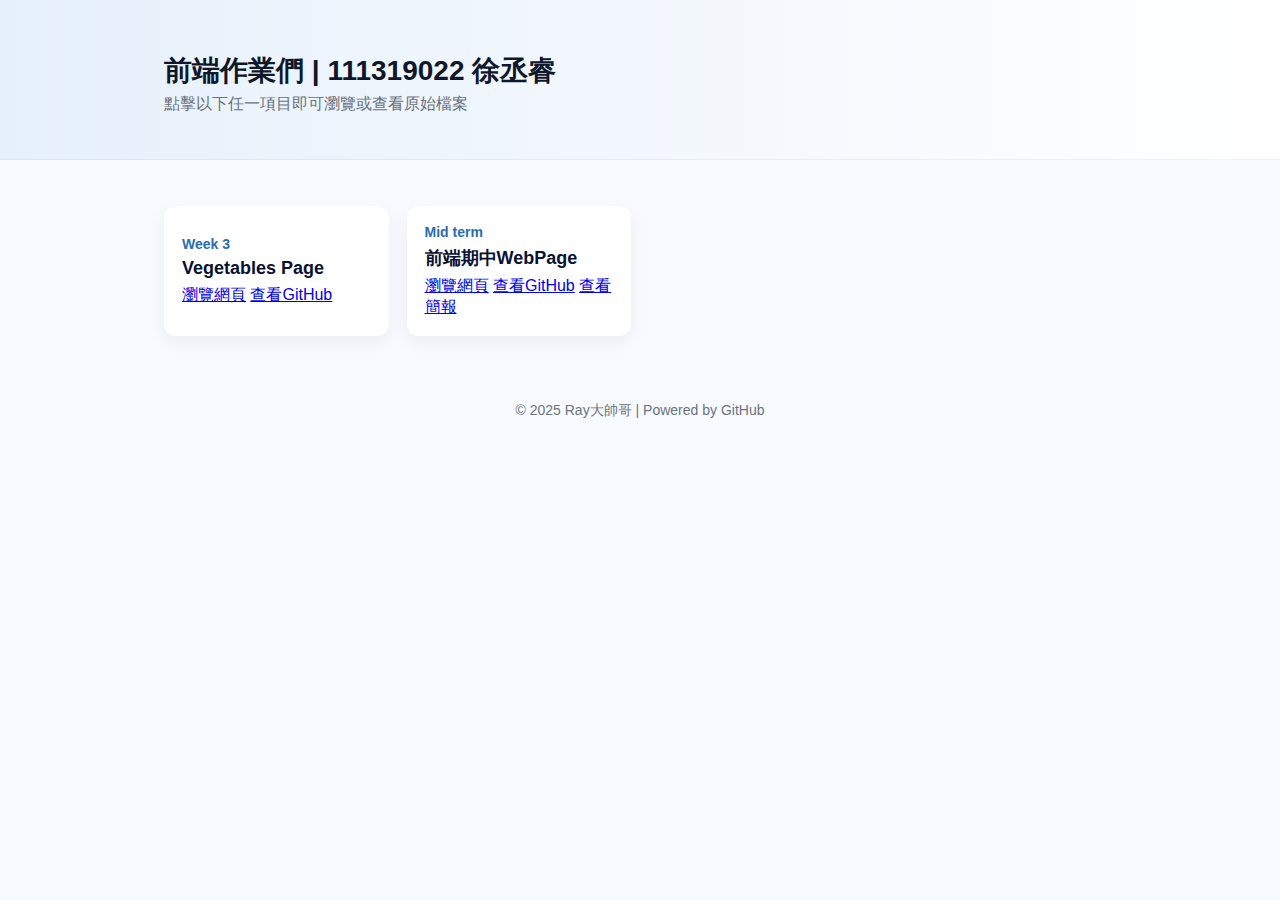
<file: index.html>
<!DOCTYPE html>
<html lang="zh-Hant">
<head>
  <meta charset="utf-8">
  <meta name="viewport" content="width=device-width, initial-scale=1">
  <title>前端作業們 | 111319022 徐丞睿</title>
  <link rel="stylesheet" href="style.css">
</head>
<body>
  <header class="site-header">
    <div class="container">
      <h1>前端作業們 | 111319022 徐丞睿</h1>
      <p class="subtitle">點擊以下任一項目即可瀏覽或查看原始檔案</p>
    </div>
  </header>

  <main class="container">
    <section class="grid">
      <div class="week-card">
        <div class="week-number">Week 3</div>
        <div class="week-title">Vegetables Page</div>
        <div class="buttons">
          <a class="btn view" href="前端Week3作業-vegetable/index.html" target="_blank" rel="noopener">瀏覽網頁</a>
          <a class="btn code" href="https://github.com/111319022/f2e/tree/main/%E5%89%8D%E7%AB%AFWeek3%E4%BD%9C%E6%A5%AD-vegetable" target="_blank" rel="noopener">查看GitHub</a>
        </div>
      </div>

      <div class="week-card">
        <div class="week-number">Mid term</div>
        <div class="week-title">前端期中WebPage</div>
        <div class="buttons">
          <a class="btn view" href="前端期中WebPage/index.html" target="_blank" rel="noopener">瀏覽網頁</a>
          <a class="btn code" href="https://github.com/111319022/f2e/tree/main/%E5%89%8D%E7%AB%AF%E6%9C%9F%E4%B8%ADWebPage" target="_blank" rel="noopener">查看GitHub</a>
          <a class="btn ppt" href="######" target="_blank" rel="noopener">查看簡報</a>
          </div>
      </div>
      
    </section>
  </main>

  <footer class="site-footer">
    <div class="container">© 2025 Ray大帥哥 | Powered by GitHub </div>
  </footer>
</body>
</html>
</file>
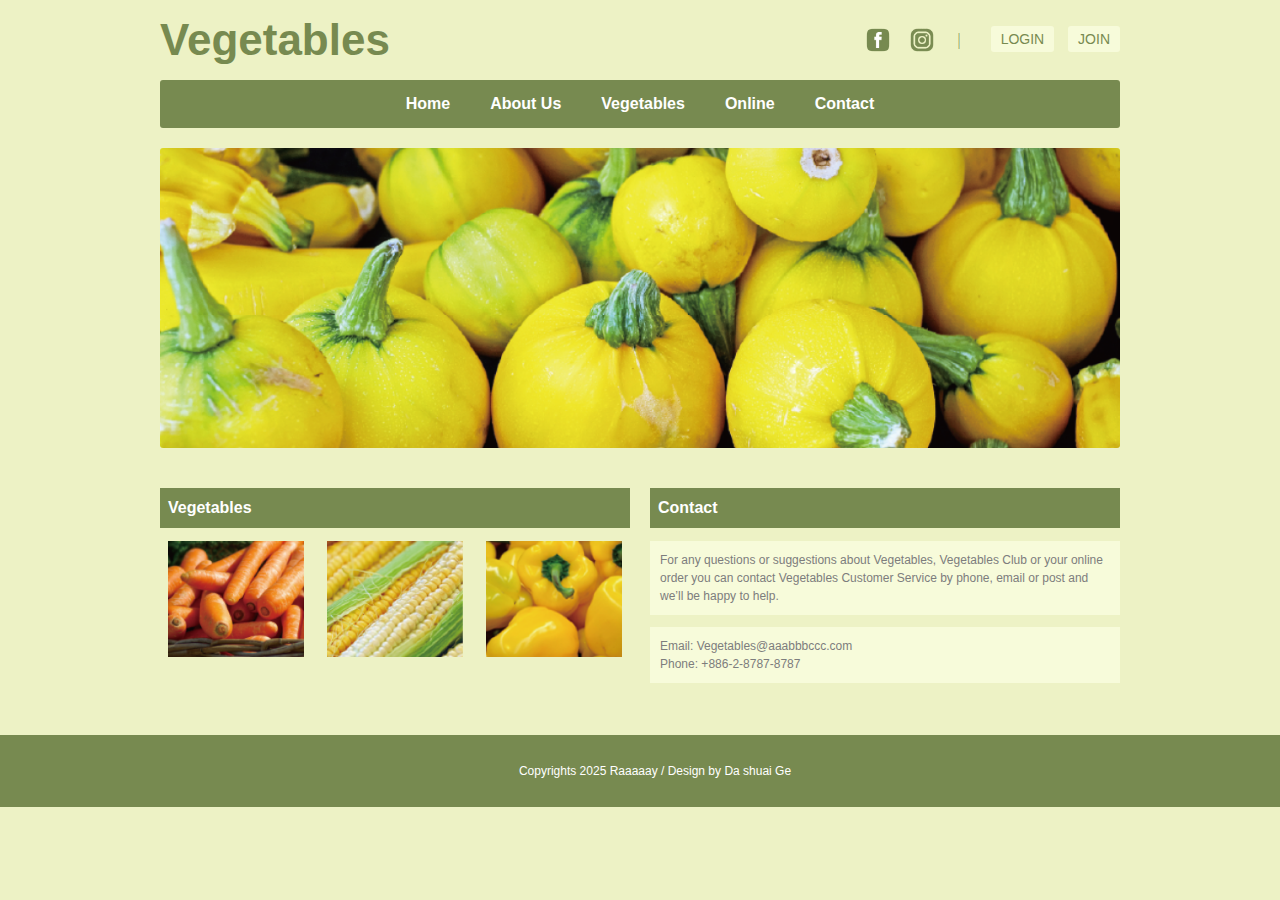
<file: 前端Week3作業-vegetable/index.html>
<!DOCTYPE html>
<html lang="zh-tw">
<head>
  <meta charset="UTF-8">
  <meta name="viewport" content="width=device-width, initial-scale=1.0">
  <title>Vegetables</title>
  <link rel="stylesheet" href="style.css">
</head>
<body>
  <div class="container">
    <!-- 頂部 -->
    <header>
      <div class="logo">Vegetables</div>
      <div class="top-buttons">
        <a href="#" class="icon-btn"><img src="fb_logo.png" alt="Facebook"></a>
        <a href="https://www.instagram.com/tzu.__.213/?hl=zh-tw" target="_blank" class="icon-btn"><img src="ig_logo.png" alt="Instagram"></a>
  <span class="separator">｜</span>
  <a href="https://jable.tv" class="text-btn">LOGIN</a>
  <a href="https://www.pornhub.com/" class="text-btn">JOIN</a>
      </div>
    </header>

    <!-- 導覽列 -->
    <nav>
      <ul>
        <li><a href="#">Home</a></li>
        <li><a href="#">About Us</a></li>
        <li><a href="#">Vegetables</a></li>
        <li><a href="#">Online</a></li>
        <li><a href="#">Contact</a></li>
      </ul>
    </nav>

    <!-- Banner -->
    <section class="banner">
      <img src="img_main_pumpkin.png" alt="Vegetables Banner">
    </section>

    <!-- 主內容 -->
    <main>
      <section class="left">
        <h2>Vegetables</h2>
        <div class="veg-gallery">
          <img src="img_vegetables_carrot.png" alt="Carrots">
          <img src="img_vegetables_corn.png" alt="Corn">
          <img src="img_vegetables_pepper.png" alt="Peppers">
        </div>
      </section>
      <section class="right">
        <h2>Contact</h2>
        <p>
          For any questions or suggestions about Vegetables, Vegetables Club or your online order you can contact Vegetables Customer Service by phone, email or post and we’ll be happy to help.
        </p>
        <p>Email: Vegetables@aaabbbccc.com<br>
        Phone: +886-2-8787-8787</p>
      </section>
    </main>
  </div> <!-- end container -->

  <!-- Footer (container 外面) -->
  <footer>
    <p>Copyrights 2025 Raaaaay / Design by Da shuai Ge</p>
  </footer>
</body>
</html>
</file>
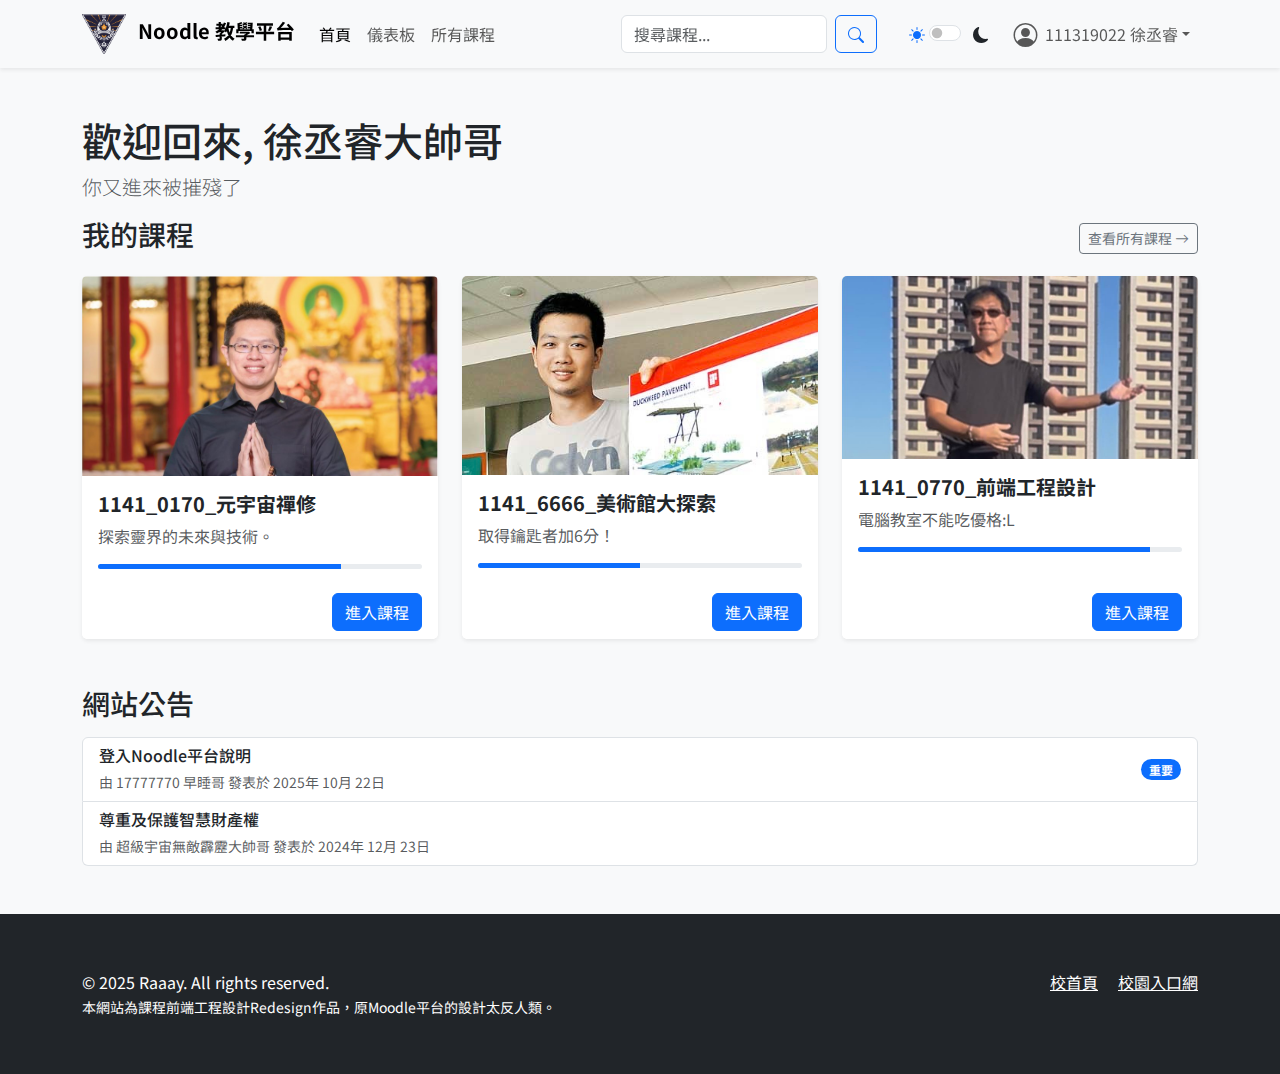
<file: 前端期中WebPage/index.html>
<!DOCTYPE html>
<html lang="zh-Hant">
<head>
    <meta charset="UTF-8">
    <meta name="viewport" content="width=device-width, initial-scale=1.0">
    <title>首頁 | NTUE Noodle</title>

    <link href="https://cdn.jsdelivr.net/npm/bootstrap@5.3.3/dist/css/bootstrap.min.css" rel="stylesheet" integrity="sha384-QWTKZyjpPEjISv5WaRU9OFeRpok6YctnYmDr5pNlyT2bRjXh0JMhjY6hW+ALEwIH" crossorigin="anonymous">
    
    <link rel="stylesheet" href="https://cdn.jsdelivr.net/npm/bootstrap-icons@1.11.3/font/bootstrap-icons.min.css">

    <link rel="stylesheet" href="css/style.css">
</head>
<body>

    <header class="navbar navbar-expand-lg navbar-light bg-light sticky-top shadow-sm">
        <div class="container">
            <a class="navbar-brand" href="index.html">
                <img src="image/ntue_logo.png" alt="NTUE Logo" height="40">
                <span class="ms-2 fw-bold">Noodle 教學平台</span>
            </a>

            <button class="navbar-toggler" type="button" data-bs-toggle="collapse" data-bs-target="#main-nav" aria-controls="main-nav" aria-expanded="false" aria-label="Toggle navigation">
                <span class="navbar-toggler-icon"></span>
            </button>

            <div class="collapse navbar-collapse" id="main-nav">
                <ul class="navbar-nav me-auto mb-2 mb-lg-0">
                    <li class="nav-item">
                        <a class="nav-link active" aria-current="page" href="index.html">首頁</a>
                    </li>
                    <li class="nav-item">
                        <a class="nav-link" href="#">儀表板</a>
                    </li>
                    <li class="nav-item">
                        <a class="nav-link" href="#">所有課程</a>
                    </li>
                </ul>

                <form class="d-flex me-3" role="search">
                    <input class="form-control me-2" type="search" placeholder="搜尋課程..." aria-label="Search">
                    <button class="btn btn-outline-primary" type="submit"><i class="bi bi-search"></i></button>
                </form>

                <div class="d-flex align-items-center ms-lg-3 me-3">
                    <i class="bi bi-sun-fill theme-icon-active" id="theme-icon-sun"></i>
                    <div class="form-check form-switch mx-1">
                        <input class="form-check-input" type="checkbox" role="switch" id="theme-switch">
                    </div>
                    <i class="bi bi-moon-fill" id="theme-icon-moon"></i>
                </div>

                <ul class="navbar-nav">
                    <li class="nav-item dropdown">
                        <a class="nav-link dropdown-toggle d-flex align-items-center" href="#" id="user-menu" role="button" data-bs-toggle="dropdown" aria-expanded="false">
                            <i class="bi bi-person-circle fs-4 me-2"></i>
                            <span>111319022 徐丞睿</span>
                        </a>
                        <ul class="dropdown-menu dropdown-menu-end" aria-labelledby="user-menu">
                            <li><a class="dropdown-item" href="#">瀏覽個人資料</a></li>
                            <li><a class="dropdown-item" href="#">成績</a></li>
                            <li><a class="dropdown-item" href="#">偏好設定</a></li>
                            <li><hr class="dropdown-divider"></li>
                            <li><a class="dropdown-item" href="#">登出</a></li>
                        </ul>
                    </li>
                </ul>
            </div>
        </div>
    </header>

    <main class="container my-5">
        
        <section class="hero-section">
            <h1>歡迎回來, 徐丞睿大帥哥</h1>
            <p class="lead text-muted">你又進來被摧殘了</p>
        </section>

        <section id="my-courses">
            <div class="d-flex justify-content-between align-items-center mb-3">
                <h2 class="h3">我的課程</h2>
                <a href="#" class="btn btn-sm btn-outline-secondary">查看所有課程 <i class="bi bi-arrow-right"></i></a>
            </div>
            
            <div class="row row-cols-1 row-cols-md-2 row-cols-lg-3 g-4">
                
                <div class="col">
                    <div class="card h-100 shadow-sm">
                        <img src="image/愷均.jpg" class="card-img-top" alt="元宇宙概論課程圖片">
                        <div class="card-body">
                            <h5 class="card-title">1141_0170_元宇宙禪修</h5>
                            <p class="card-text text-muted">探索靈界的未來與技術。</p>
                            <div class="progress" role="progressbar" aria-label="課程進度" aria-valuenow="75" aria-valuemin="0" aria-valuemax="100" style="height: 5px;">
                                <div class="progress-bar" style="width: 75%"></div>
                            </div>
                        </div>
                        <div class="card-footer bg-white border-0 text-end">
                            <a href="course.html" class="btn btn-primary">進入課程</a>
                        </div>
                    </div>
                </div>

                <div class="col">
                    <div class="card h-100 shadow-sm">
                        <img src="image/李至軒.jpg" class="card-img-top" alt="多媒體設計課程圖片">
                        <div class="card-body">
                            <h5 class="card-title">1141_6666_美術館大探索</h5>
                            <p class="card-text text-muted">取得鑰匙者加6分！</p>
                            <div class="progress" role="progressbar" aria-label="課程進度" aria-valuenow="50" aria-valuemin="0" aria-valuemax="100" style="height: 5px;">
                                <div class="progress-bar" style="width: 50%"></div>
                            </div>
                        </div>
                        <div class="card-footer bg-white border-0 text-end">
                             <a href="#" class="btn btn-primary">進入課程</a>
                        </div>
                    </div>
                </div>

                <div class="col">
                    <div class="card h-100 shadow-sm">
                        <img src="image/齊山.jpg" class="card-img-top" alt="前端工程設計課程圖片">
                        <div class="card-body">
                            <h5 class="card-title">1141_0770_前端工程設計</h5>
                            <p class="card-text text-muted">電腦教室不能吃優格:L</p>
                             <div class="progress" role="progressbar" aria-label="課程進度" aria-valuenow="90" aria-valuemin="0" aria-valuemax="100" style="height: 5px;">
                                <div class="progress-bar" style="width: 90%"></div>
                            </div>
                        </div>
                        <div class="card-footer bg-white border-0 text-end">
                             <a href="#" class="btn btn-primary">進入課程</a>
                        </div>
                    </div>
                </div>

                </div>
        </section>

        <section id="announcements" class="mt-5">
            <h2 class="h3 mb-3">網站公告</h2>
            <div class="list-group">
                <a href="#" class="list-group-item list-group-item-action d-flex justify-content-between align-items-center">
                    <div>
                        <h6 class="mb-1">登入Noodle平台說明</h6>
                        <small class="text-muted">由 17777770 早睡哥 發表於 2025年 10月 22日</small>
                    </div>
                    <span class="badge bg-primary rounded-pill">重要</span>
                </a>
                <a href="#" class="list-group-item list-group-item-action d-flex justify-content-between align-items-center">
                     <div>
                        <h6 class="mb-1">尊重及保護智慧財產權</h6>
                        <small class="text-muted">由 超級宇宙無敵霹靂大帥哥 發表於 2024年 12月 23日</small>
                    </div>
                </a>
            </div>
        </section>

    </main>

    <footer class="bg-dark text-white mt-5">
        <div class="container py-4">
            <div class="row">
                <div class="col-md-6 text-center text-md-start">
                    <p class="mb-0">© 2025 Raaay. All rights reserved.</p>
                    <small>本網站為課程前端工程設計Redesign作品，原Moodle平台的設計太反人類。 </small>
                </div>
                <div class="col-md-6 text-center text-md-end">
                    <a href="https://www.ntue.edu.tw/" class="text-white me-3">校首頁</a>
                    <a href="#" class="text-white">校園入口網</a>
                </div>
            </div>
        </div>
    </footer>

    <!-- 回到頂部按鈕 -->
    <a id="back-to-top-btn" href="#top" aria-label="Back to top">↑</a>

    <script src="https://cdn.jsdelivr.net/npm/bootstrap@5.3.3/dist/js/bootstrap.bundle.min.js" integrity="sha384-YvpcrYf0tY3lHB60NNkmXc5s9fDVZLESaAA55NDzOxhy9GkcIdslK1eN7N6jIeHz" crossorigin="anonymous"></script>
    
    <script src="js/main.js"></script>
</body>
</html>
</file>
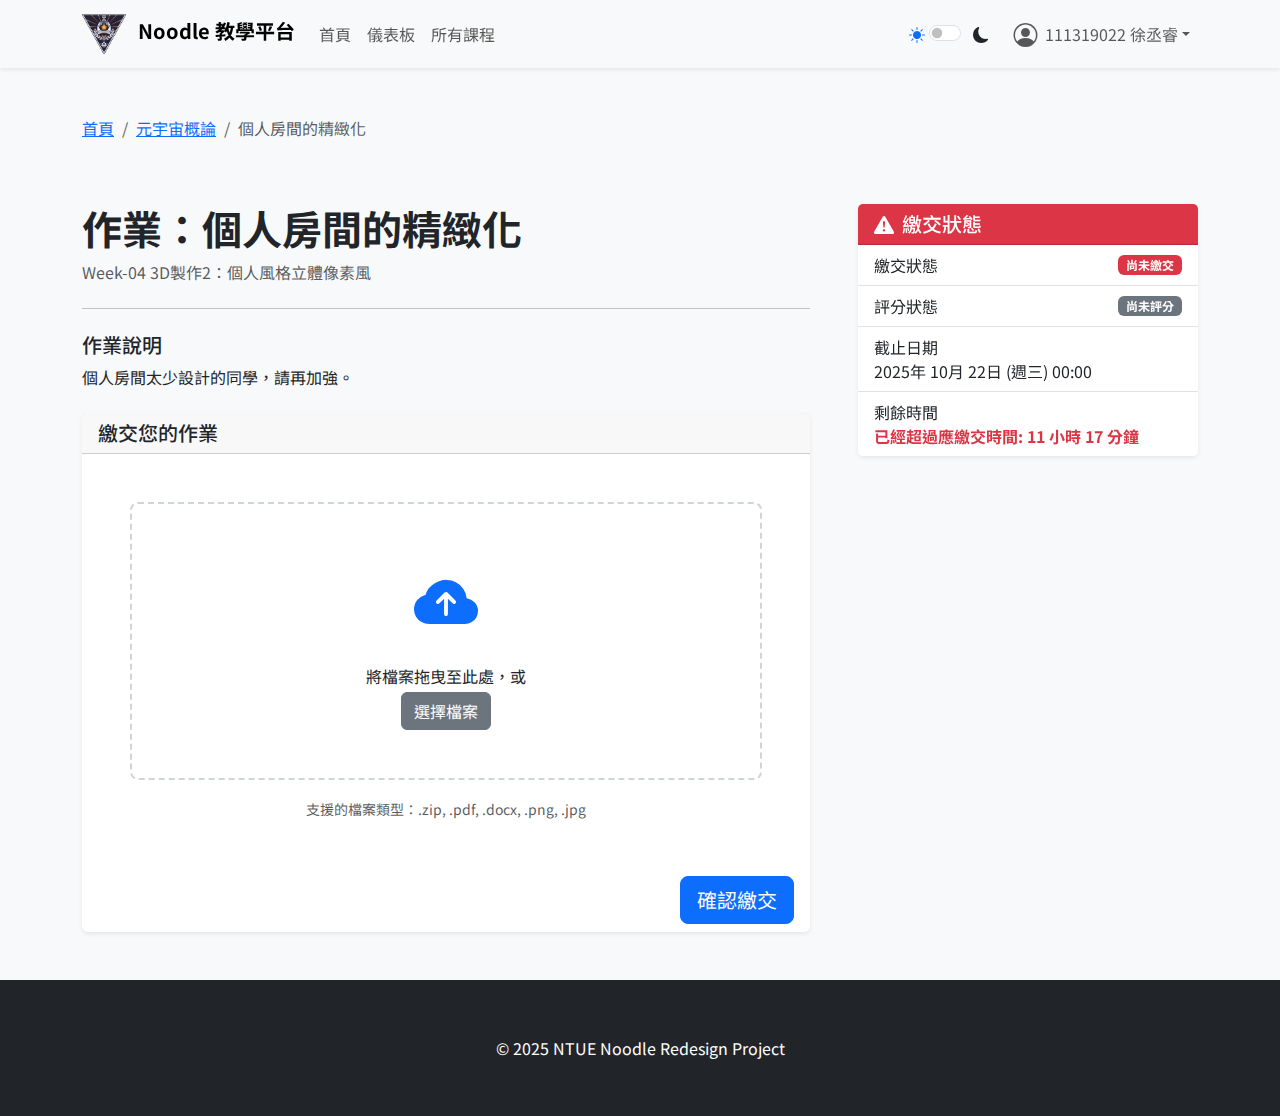
<file: 前端期中WebPage/assignment.html>
<!DOCTYPE html>
<html lang="zh-Hant">
<head>
    <meta charset="UTF-8">
    <meta name="viewport" content="width=device-width, initial-scale=1.0">
    <title>作業：個人房間的精緻化 | NTUE Noodle Redesign</title>

    <link href="https://cdn.jsdelivr.net/npm/bootstrap@5.3.3/dist/css/bootstrap.min.css" rel="stylesheet" integrity="sha384-QWTKZyjpPEjISv5WaRU9OFeRpok6YctnYmDr5pNlyT2bRjXh0JMhjY6hW+ALEwIH" crossorigin="anonymous">
    
    <link rel="stylesheet" href="https://cdn.jsdelivr.net/npm/bootstrap-icons@1.11.3/font/bootstrap-icons.min.css">

    <link rel="stylesheet" href="css/style.css">
    <link rel="stylesheet" href="css/assignment.css"> </head>
<body>

    <header class="navbar navbar-expand-lg navbar-light bg-light sticky-top shadow-sm">
        <div class="container">
            <a class="navbar-brand" href="index.html">
                <img src="image/ntue_logo.png" alt="NTUE Logo" height="40">
                <span class="ms-2 fw-bold">Noodle 教學平台</span>
            </a>

            <button class="navbar-toggler" type="button" data-bs-toggle="collapse" data-bs-target="#main-nav" aria-controls="main-nav" aria-expanded="false" aria-label="Toggle navigation">
                <span class="navbar-toggler-icon"></span>
            </button>

            <div class="collapse navbar-collapse" id="main-nav">
                 <ul class="navbar-nav me-auto mb-2 mb-lg-0">
                    <li class="nav-item">
                        <a class="nav-link" href="index.html">首頁</a>
                    </li>
                    <li class="nav-item">
                        <a class="nav-link" href="#">儀表板</a>
                    </li>
                    <li class="nav-item">
                        <a class="nav-link" href="#">所有課程</a>
                    </li>
                </ul>

                <div class="d-flex align-items-center ms-lg-3 me-3">
                    <i class="bi bi-sun-fill theme-icon-active" id="theme-icon-sun"></i>
                    <div class="form-check form-switch mx-1">
                        <input class="form-check-input" type="checkbox" role="switch" id="theme-switch">
                    </div>
                    <i class="bi bi-moon-fill" id="theme-icon-moon"></i>
                </div>

                <ul class="navbar-nav">
                    <li class="nav-item dropdown">
                        <a class="nav-link dropdown-toggle d-flex align-items-center" href="#" id="user-menu" role="button" data-bs-toggle="dropdown" aria-expanded="false">
                            <i class="bi bi-person-circle fs-4 me-2"></i>
                            <span>111319022 徐丞睿</span>
                        </a>
                        <ul class="dropdown-menu dropdown-menu-end" aria-labelledby="user-menu">
                            <li><a class="dropdown-item" href="#">瀏覽個人資料</a></li>
                            <li><a class="dropdown-item" href="#">成績</a></li>
                            <li><a class="dropdown-item" href="#">偏好設定</a></li>
                            <li><hr class="dropdown-divider"></li>
                            <li><a class="dropdown-item" href="#">登出</a></li>
                        </ul>
                    </li>
                </ul>
            </div>
        </div>
    </header>

    <main class="container my-5">
        
        <nav aria-label="breadcrumb">
            <ol class="breadcrumb">
                <li class="breadcrumb-item"><a href="index.html">首頁</a></li>
                <li class="breadcrumb-item"><a href="course.html">元宇宙概論</a></li>
                <li class="breadcrumb-item active" aria-current="page">個人房間的精緻化</li>
            </ol>
        </nav>

        <div class="row g-5 mt-2">
            
            <div class="col-lg-8">
                <div class="assignment-header mb-4">
                    <h1 class="display-6 fw-bold">作業：個人房間的精緻化</h1>
                    <p class="text-muted">Week-04 3D製作2：個人風格立體像素風</p>
                </div>
                
                <hr>

                <div class="assignment-description my-4">
                    <h5>作業說明</h5>
                    <p>個人房間太少設計的同學，請再加強。</p>
                </div>

                <div class="card shadow-sm">
                    <div class="card-header">
                        <h5 class="mb-0">繳交您的作業</h5>
                    </div>
                    <div class="card-body text-center p-5">
                        <div class="file-upload-zone border-2 border-dashed rounded-3 p-5">
                            <i class="bi bi-cloud-arrow-up-fill text-primary" style="font-size: 4rem;"></i>
                            <p class="mt-3 mb-1">將檔案拖曳至此處，或</p>
                            <button class="btn btn-secondary">選擇檔案</button>
                        </div>
                        <div class="mt-3">
                            <small class="text-muted">支援的檔案類型：.zip, .pdf, .docx, .png, .jpg</small>
                        </div>
                    </div>
                     <div class="card-footer text-end">
                        <button type="submit" class="btn btn-primary btn-lg">確認繳交</button>
                    </div>
                </div>
            </div>

            <aside class="col-lg-4">
                <div class="card sticky-top shadow-sm" style="top: 100px;">
                    <div class="card-header bg-danger text-white">
                        <h5 class="mb-0 d-flex align-items-center"><i class="bi bi-exclamation-triangle-fill me-2"></i>繳交狀態</h5>
                    </div>
                    <ul class="list-group list-group-flush">
                        <li class="list-group-item d-flex justify-content-between align-items-center">
                            <span>繳交狀態</span>
                            <span class="badge bg-danger">尚未繳交</span>
                        </li>
                        <li class="list-group-item d-flex justify-content-between align-items-center">
                            <span>評分狀態</span>
                            <span class="badge bg-secondary">尚未評分</span>
                        </li>
                        <li class="list-group-item">
                            <span>截止日期</span>
                            <div>2025年 10月 22日 (週三) 00:00</div>
                        </li>
                        <li class="list-group-item">
                            <span>剩餘時間</span>
                            <div class="text-danger fw-bold">已經超過應繳交時間: 11 小時 17 分鐘</div>
                        </li>
                    </ul>
                </div>
            </aside>
        </div>
    </main>

    <footer class="bg-dark text-white mt-5">
        <div class="container py-4">
                    <p class="text-center mb-0">© 2025 NTUE Noodle Redesign Project</p>
        </div>
    </footer>

    <script src="https://cdn.jsdelivr.net/npm/bootstrap@5.3.3/dist/js/bootstrap.bundle.min.js" integrity="sha384-YvpcrYf0tY3lHB60NNkmXc5s9fDVZLESaAA55NDzOxhy9GkcIdslK1eN7N6jIeHz" crossorigin="anonymous"></script>

<div class="modal fade" id="confirmSubmitModal" tabindex="-1" aria-labelledby="confirmSubmitModalLabel" aria-hidden="true">
  <div class="modal-dialog modal-dialog-centered">
    <div class="modal-content">
      <div class="modal-header">
        <h5 class="modal-title" id="confirmSubmitModalLabel">確認繳交作業</h5>
        <button type="button" class="btn-close" data-bs-dismiss="modal" aria-label="Close"></button>
      </div>
      <div class="modal-body">
        您確定要繳交這份作業嗎？繳交後可能無法再次修改。
      </div>
      <div class="modal-footer">
        <button type="button" class="btn btn-secondary" data-bs-dismiss="modal">取消</button>
        <button type="button" class="btn btn-primary" id="final-submit-btn">確定繳交</button>
      </div>
    </div>
  </div>
</div>

</body>
</html>
</file>
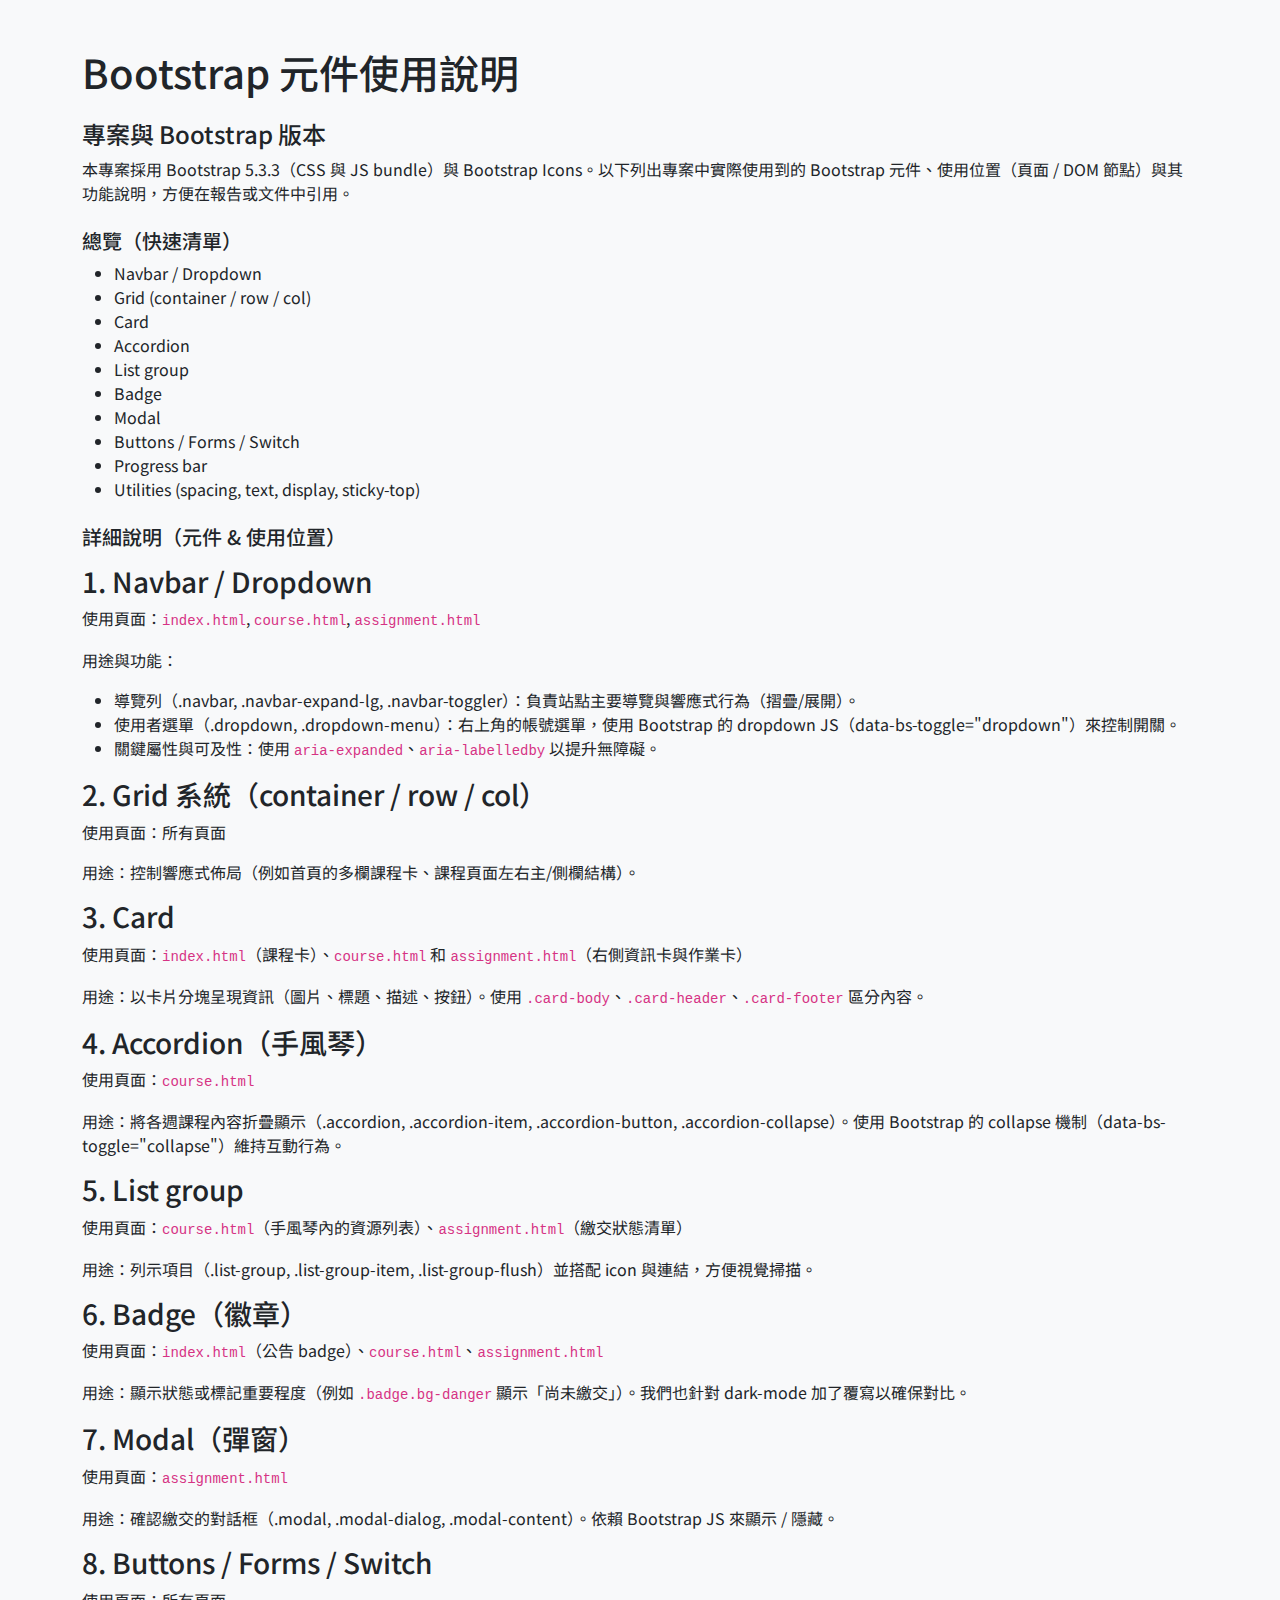
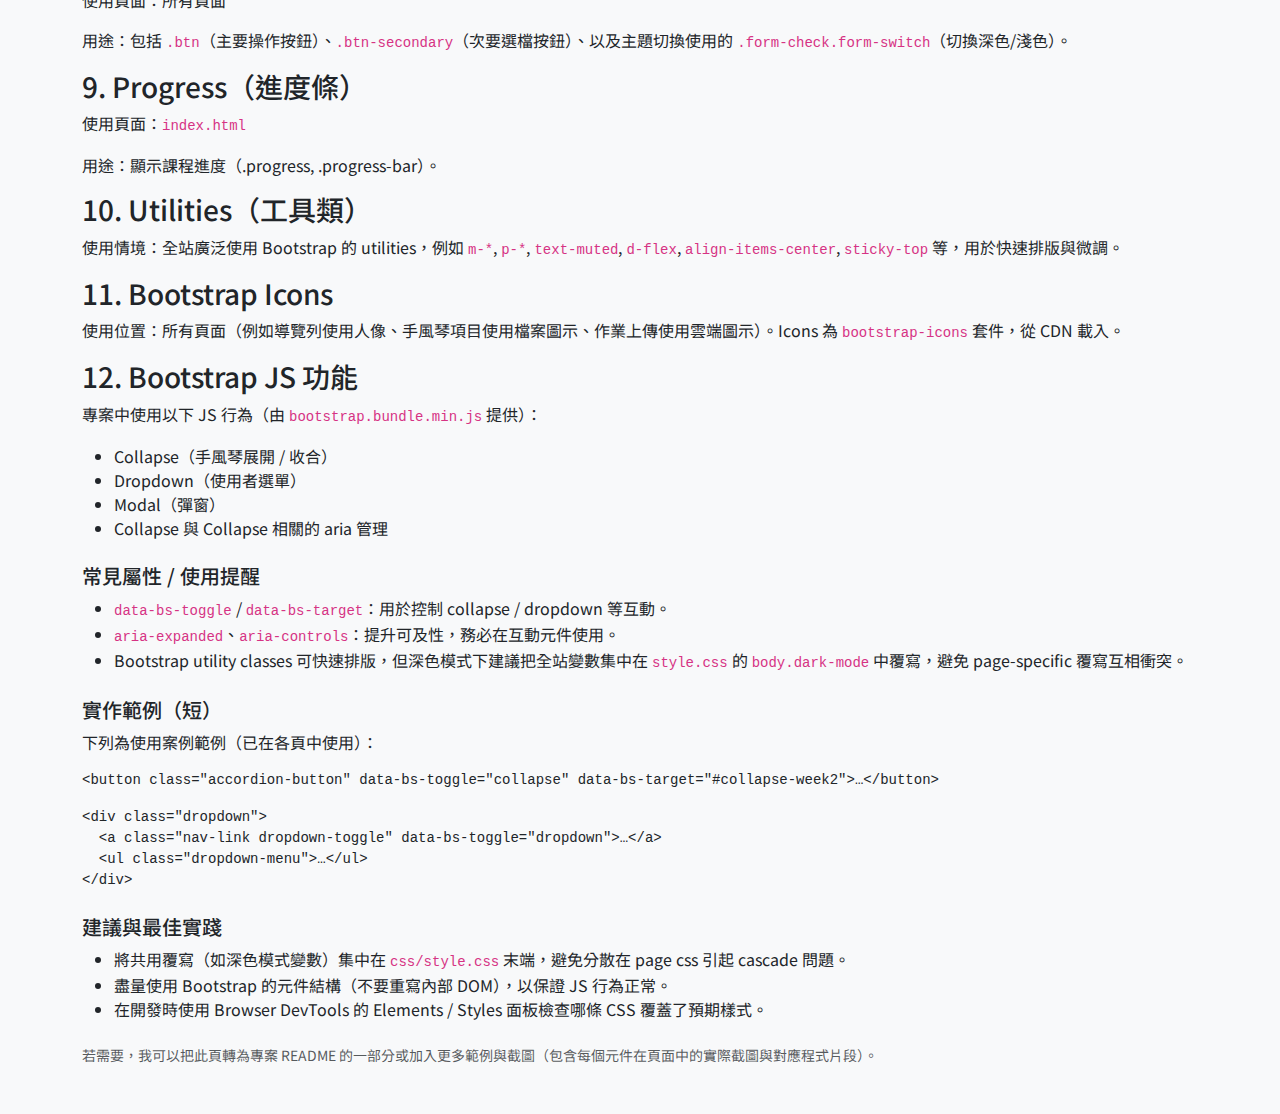
<file: 前端期中WebPage/bootstrap-usage.html>
<!DOCTYPE html>
<html lang="zh-Hant">
<head>
    <meta charset="utf-8">
    <meta name="viewport" content="width=device-width, initial-scale=1">
    <title>Bootstrap 使用說明 — NTUE Noodle Redesign</title>
    <link href="https://cdn.jsdelivr.net/npm/bootstrap@5.3.3/dist/css/bootstrap.min.css" rel="stylesheet">
    <link rel="stylesheet" href="css/style.css">
    <!-- site favicon (space in filename URL-encoded) -->
    <link rel="icon" href="image/noodle%20favicon.webp" type="image/webp">
    <link rel="shortcut icon" href="image/noodle%20favicon.webp" type="image/webp">
</head>
<body>
    <main class="container my-5">
        <h1 class="mb-4">Bootstrap 元件使用說明</h1>

        <section class="mb-4">
            <h2 class="h4">專案與 Bootstrap 版本</h2>
            <p>本專案採用 Bootstrap 5.3.3（CSS 與 JS bundle）與 Bootstrap Icons。以下列出專案中實際使用到的 Bootstrap 元件、使用位置（頁面 / DOM 節點）與其功能說明，方便在報告或文件中引用。</p>
        </section>

        <section class="mb-4">
            <h2 class="h5">總覽（快速清單）</h2>
            <ul>
                <li>Navbar / Dropdown</li>
                <li>Grid (container / row / col)</li>
                <li>Card</li>
                <li>Accordion</li>
                <li>List group</li>
                <li>Badge</li>
                <li>Modal</li>
                <li>Buttons / Forms / Switch</li>
                <li>Progress bar</li>
                <li>Utilities (spacing, text, display, sticky-top)</li>
            </ul>
        </section>

        <section class="mb-4">
            <h2 class="h5">詳細說明（元件 & 使用位置）</h2>

            <h3 class="mt-3">1. Navbar / Dropdown</h3>
            <p>使用頁面：<code>index.html</code>, <code>course.html</code>, <code>assignment.html</code></p>
            <p>用途與功能：</p>
            <ul>
                <li>導覽列（.navbar, .navbar-expand-lg, .navbar-toggler）：負責站點主要導覽與響應式行為（摺疊/展開）。</li>
                <li>使用者選單（.dropdown, .dropdown-menu）：右上角的帳號選單，使用 Bootstrap 的 dropdown JS（data-bs-toggle="dropdown"）來控制開關。</li>
                <li>關鍵屬性與可及性：使用 <code>aria-expanded</code>、<code>aria-labelledby</code> 以提升無障礙。</li>
            </ul>

            <h3 class="mt-3">2. Grid 系統（container / row / col）</h3>
            <p>使用頁面：所有頁面</p>
            <p>用途：控制響應式佈局（例如首頁的多欄課程卡、課程頁面左右主/側欄結構）。</p>

            <h3 class="mt-3">3. Card</h3>
            <p>使用頁面：<code>index.html</code>（課程卡）、<code>course.html</code> 和 <code>assignment.html</code>（右側資訊卡與作業卡）</p>
            <p>用途：以卡片分塊呈現資訊（圖片、標題、描述、按鈕）。使用 <code>.card-body</code>、<code>.card-header</code>、<code>.card-footer</code> 區分內容。</p>

            <h3 class="mt-3">4. Accordion（手風琴）</h3>
            <p>使用頁面：<code>course.html</code></p>
            <p>用途：將各週課程內容折疊顯示（.accordion, .accordion-item, .accordion-button, .accordion-collapse）。使用 Bootstrap 的 collapse 機制（data-bs-toggle="collapse"）維持互動行為。</p>

            <h3 class="mt-3">5. List group</h3>
            <p>使用頁面：<code>course.html</code>（手風琴內的資源列表）、<code>assignment.html</code>（繳交狀態清單）</p>
            <p>用途：列示項目（.list-group, .list-group-item, .list-group-flush）並搭配 icon 與連結，方便視覺掃描。</p>

            <h3 class="mt-3">6. Badge（徽章）</h3>
            <p>使用頁面：<code>index.html</code>（公告 badge）、<code>course.html</code>、<code>assignment.html</code></p>
            <p>用途：顯示狀態或標記重要程度（例如 <code>.badge.bg-danger</code> 顯示「尚未繳交」）。我們也針對 dark-mode 加了覆寫以確保對比。</p>

            <h3 class="mt-3">7. Modal（彈窗）</h3>
            <p>使用頁面：<code>assignment.html</code></p>
            <p>用途：確認繳交的對話框（.modal, .modal-dialog, .modal-content）。依賴 Bootstrap JS 來顯示 / 隱藏。</p>

            <h3 class="mt-3">8. Buttons / Forms / Switch</h3>
            <p>使用頁面：所有頁面</p>
            <p>用途：包括 <code>.btn</code>（主要操作按鈕）、<code>.btn-secondary</code>（次要選檔按鈕）、以及主題切換使用的 <code>.form-check.form-switch</code>（切換深色/淺色）。</p>

            <h3 class="mt-3">9. Progress（進度條）</h3>
            <p>使用頁面：<code>index.html</code></p>
            <p>用途：顯示課程進度（.progress, .progress-bar）。</p>

            <h3 class="mt-3">10. Utilities（工具類）</h3>
            <p>使用情境：全站廣泛使用 Bootstrap 的 utilities，例如 <code>m-*</code>, <code>p-*</code>, <code>text-muted</code>, <code>d-flex</code>, <code>align-items-center</code>, <code>sticky-top</code> 等，用於快速排版與微調。</p>

            <h3 class="mt-3">11. Bootstrap Icons</h3>
            <p>使用位置：所有頁面（例如導覽列使用人像、手風琴項目使用檔案圖示、作業上傳使用雲端圖示）。Icons 為 <code>bootstrap-icons</code> 套件，從 CDN 載入。</p>

            <h3 class="mt-3">12. Bootstrap JS 功能</h3>
            <p>專案中使用以下 JS 行為（由 <code>bootstrap.bundle.min.js</code> 提供）：</p>
            <ul>
                <li>Collapse（手風琴展開 / 收合）</li>
                <li>Dropdown（使用者選單）</li>
                <li>Modal（彈窗）</li>
                <li>Collapse 與 Collapse 相關的 aria 管理</li>
            </ul>
        </section>

        <section class="mb-4">
            <h2 class="h5">常見屬性 / 使用提醒</h2>
            <ul>
                <li><code>data-bs-toggle</code> / <code>data-bs-target</code>：用於控制 collapse / dropdown 等互動。</li>
                <li><code>aria-expanded</code>、<code>aria-controls</code>：提升可及性，務必在互動元件使用。</li>
                <li>Bootstrap utility classes 可快速排版，但深色模式下建議把全站變數集中在 <code>style.css</code> 的 <code>body.dark-mode</code> 中覆寫，避免 page-specific 覆寫互相衝突。</li>
            </ul>
        </section>

        <section class="mb-4">
            <h2 class="h5">實作範例（短）</h2>
            <p>下列為使用案例範例（已在各頁中使用）：</p>
            <pre><code>&lt;button class="accordion-button" data-bs-toggle="collapse" data-bs-target="#collapse-week2"&gt;…&lt;/button&gt;</code></pre>
            <pre><code>&lt;div class="dropdown"&gt;
  &lt;a class="nav-link dropdown-toggle" data-bs-toggle="dropdown"&gt;…&lt;/a&gt;
  &lt;ul class="dropdown-menu"&gt;…&lt;/ul&gt;
&lt;/div&gt;</code></pre>
        </section>

        <section class="mb-4">
            <h2 class="h5">建議與最佳實踐</h2>
            <ul>
                <li>將共用覆寫（如深色模式變數）集中在 <code>css/style.css</code> 末端，避免分散在 page css 引起 cascade 問題。</li>
                <li>盡量使用 Bootstrap 的元件結構（不要重寫內部 DOM），以保證 JS 行為正常。</li>
                <li>在開發時使用 Browser DevTools 的 Elements / Styles 面板檢查哪條 CSS 覆蓋了預期樣式。</li>
            </ul>
        </section>

        <p class="text-muted small">若需要，我可以把此頁轉為專案 README 的一部分或加入更多範例與截圖（包含每個元件在頁面中的實際截圖與對應程式片段）。</p>
    </main>

    <script src="https://cdn.jsdelivr.net/npm/bootstrap@5.3.3/dist/js/bootstrap.bundle.min.js"></script>
</body>
</html>
</file>
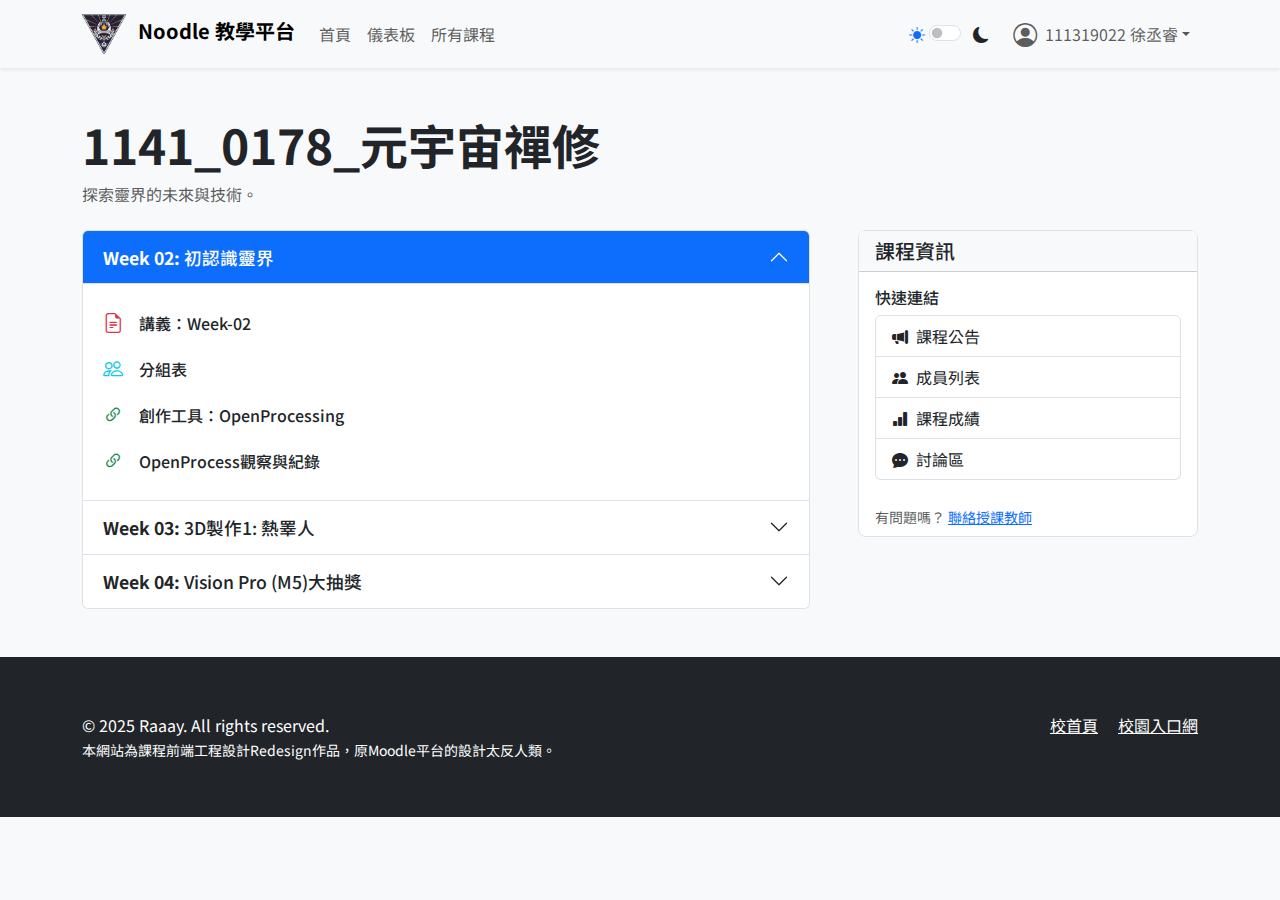
<file: 前端期中WebPage/course.html>
<!DOCTYPE html>
<html lang="zh-Hant">
<head>
    <meta charset="UTF-8">
    <meta name="viewport" content="width=device-width, initial-scale=1.0">
    <title>課程：1141_0178_元宇宙禪修 | NTUE Noodle</title>

    <link href="https://cdn.jsdelivr.net/npm/bootstrap@5.3.3/dist/css/bootstrap.min.css" rel="stylesheet" integrity="sha384-QWTKZyjpPEjISv5WaRU9OFeRpok6YctnYmDr5pNlyT2bRjXh0JMhjY6hW+ALEwIH" crossorigin="anonymous">
    
    <link rel="stylesheet" href="https://cdn.jsdelivr.net/npm/bootstrap-icons@1.11.3/font/bootstrap-icons.min.css">

    <link rel="stylesheet" href="css/style.css">
    <link rel="stylesheet" href="css/course.css"> </head>
<body>

    <header class="navbar navbar-expand-lg navbar-light bg-light sticky-top shadow-sm">
        <div class="container">
            <a class="navbar-brand" href="index.html">
                <img src="image/ntue_logo.png" alt="NTUE Logo" height="40">
                <span class="ms-2 fw-bold">Noodle 教學平台</span>
            </a>

            <button class="navbar-toggler" type="button" data-bs-toggle="collapse" data-bs-target="#main-nav" aria-controls="main-nav" aria-expanded="false" aria-label="Toggle navigation">
                <span class="navbar-toggler-icon"></span>
            </button>

            <div class="collapse navbar-collapse" id="main-nav">
                <ul class="navbar-nav me-auto mb-2 mb-lg-0">
                    <li class="nav-item">
                        <a class="nav-link" href="index.html">首頁</a>
                    </li>
                    <li class="nav-item">
                        <a class="nav-link" href="#">儀表板</a>
                    </li>
                    <li class="nav-item">
                        <a class="nav-link" href="#">所有課程</a>
                    </li>
                </ul>

                <div class="d-flex align-items-center ms-lg-3 me-3">
                    <i class="bi bi-sun-fill theme-icon-active" id="theme-icon-sun"></i>
                    <div class="form-check form-switch mx-1">
                        <input class="form-check-input" type="checkbox" role="switch" id="theme-switch">
                    </div>
                    <i class="bi bi-moon-fill" id="theme-icon-moon"></i>
                </div>

                <ul class="navbar-nav">
                    <li class="nav-item dropdown">
                        <a class="nav-link dropdown-toggle d-flex align-items-center" href="#" id="user-menu" role="button" data-bs-toggle="dropdown" aria-expanded="false">
                            <i class="bi bi-person-circle fs-4 me-2"></i>
                            <span>111319022 徐丞睿</span>
                        </a>
                        <ul class="dropdown-menu dropdown-menu-end" aria-labelledby="user-menu">
                            <li><a class="dropdown-item" href="#">瀏覽個人資料</a></li>
                            <li><a class="dropdown-item" href="#">成績</a></li>
                            <li><a class="dropdown-item" href="#">偏好設定</a></li>
                            <li><hr class="dropdown-divider"></li>
                            <li><a class="dropdown-item" href="#">登出</a></li>
                        </ul>
                    </li>
                </ul>
            </div>
        </div>
    </header>

    <main class="container my-5">
        
        <header class="mb-4">
            <h1 class="display-5 fw-bold">1141_0178_元宇宙禪修</h1>
            <p class="text-muted">探索靈界的未來與技術。</p>
        </header>

        <div class="row g-5">
            <div class="col-lg-8">
                <div class="accordion" id="course-weeks">

                    <div class="accordion-item">
                        <h2 class="accordion-header" id="heading-week2">
                            <button class="accordion-button" type="button" data-bs-toggle="collapse" data-bs-target="#collapse-week2" aria-expanded="true" aria-controls="collapse-week2">
                                <strong>Week 02:</strong>&nbsp;初認識靈界
                            </button>
                        </h2>
                        <div id="collapse-week2" class="accordion-collapse collapse show" aria-labelledby="heading-week2" data-bs-parent="#course-weeks">
                            <div class="accordion-body">
                                <ul class="list-group list-group-flush">
                                    <li class="list-group-item d-flex align-items-center"><i class="bi bi-file-earmark-text me-3 fs-5 text-danger"></i> <a href="#" class="text-decoration-none">講義：Week-02</a></li>
                                    <li class="list-group-item d-flex align-items-center"><i class="bi bi-people me-3 fs-5 text-info"></i> <a href="#" class="text-decoration-none">分組表</a></li>
                                    <li class="list-group-item d-flex align-items-center"><i class="bi bi-link-45deg me-3 fs-5 text-success"></i> <a href="#" class="text-decoration-none">創作工具：OpenProcessing</a></li>
                                    <li class="list-group-item d-flex align-items-center"><i class="bi bi-link-45deg me-3 fs-5 text-success"></i> <a href="#" class="text-decoration-none">OpenProcess觀察與紀錄</a></li>
                                </ul>
                            </div>
                        </div>
                    </div>

                    <div class="accordion-item">
                        <h2 class="accordion-header" id="heading-week3">
                            <button class="accordion-button collapsed" type="button" data-bs-toggle="collapse" data-bs-target="#collapse-week3" aria-expanded="false" aria-controls="collapse-week3">
                                <strong>Week 03:</strong>&nbsp;3D製作1: 熱睪人
                            </button>
                        </h2>
                        <div id="collapse-week3" class="accordion-collapse collapse" aria-labelledby="heading-week3" data-bs-parent="#course-weeks">
                            <div class="accordion-body">
                               <ul class="list-group list-group-flush">
                                    <li class="list-group-item d-flex align-items-center"><i class="bi bi-download me-3 fs-5"></i> <a href="#" class="text-decoration-none">熱睪 Studio 2.0 下載</a></li>
                                    <li class="list-group-item d-flex align-items-center"><i class="bi bi-card-checklist me-3 fs-5 text-warning"></i> <a href="#" class="text-decoration-none">【又要拜多大家幫忙的問卷】自我認知量表</a></li>
                                    <li class="list-group-item d-flex align-items-center"><i class="bi bi-pencil-square me-3 fs-5 text-primary"></i> <a href="assignment.html" class="text-decoration-none">Week-03 熱睪創意個人房間</a> <span class="badge bg-danger ms-auto">已逾期</span></li>
                                </ul>
                            </div>
                        </div>
                    </div>

                    <div class="accordion-item">
                        <h2 class="accordion-header" id="heading-week4">
                            <button class="accordion-button collapsed" type="button" data-bs-toggle="collapse" data-bs-target="#collapse-week4" aria-expanded="false" aria-controls="collapse-week4">
                                <strong>Week 04:</strong>&nbsp;Vision Pro (M5)大抽獎
                            </button>
                        </h2>
                        <div id="collapse-week4" class="accordion-collapse collapse" aria-labelledby="heading-week4" data-bs-parent="#course-weeks">
                            <div class="accordion-body">
                                <ul class="list-group list-group-flush">
                                    <li class="list-group-item d-flex align-items-center"><i class="bi bi-link-45deg me-3 fs-5 text-success"></i> <a href="#" class="text-decoration-none">小提醒！期中只會給你一週做喔！前一週才會跟大家講</a></li>
                                    <li class="list-group-item d-flex align-items-center"><i class="bi bi-pencil-square me-3 fs-5 text-primary"></i> <a href="assignment.html" class="text-decoration-none">[選填] Vision Pro抽獎登記</a> <span class="badge bg-secondary ms-auto">已結束</span></li>
                                    <li class="list-group-item d-flex align-items-center"><i class="bi bi-pencil-square me-3 fs-5 text-primary"></i> <a href="#" class="text-decoration-none">Vision Pro 得獎者心得繳交。</a> <span class="badge bg-success ms-auto">已完成</span></li>
                                </ul>
                            </div>
                        </div>
                    </div>
                    
                    </div>
            </div>

            <aside class="col-lg-4">
                <div class="card sticky-top" style="top: 100px;">
                    <div class="card-header">
                        <h5 class="mb-0">課程資訊</h5>
                    </div>
                    <div class="card-body">
                        <h6>快速連結</h6>
                        <div class="list-group">
                            <a href="#" class="list-group-item list-group-item-action"><i class="bi bi-megaphone-fill me-2"></i>課程公告</a>
                            <a href="#" class="list-group-item list-group-item-action"><i class="bi bi-people-fill me-2"></i>成員列表</a>
                            <a href="#" class="list-group-item list-group-item-action"><i class="bi bi-bar-chart-fill me-2"></i>課程成績</a>
                            <a href="#" class="list-group-item list-group-item-action"><i class="bi bi-chat-dots-fill me-2"></i>討論區</a>
                        </div>
                    </div>
                    <div class="card-footer">
                        <small class="text-muted">有問題嗎？ <a href="#">聯絡授課教師</a></small>
                    </div>
                </div>
            </aside>
        </div>
    </main>

    <footer class="bg-dark text-white mt-5">
        <div class="container py-4">
            <div class="row">
                <div class="col-md-6 text-center text-md-start">
                    <p class="mb-0">© 2025 Raaay. All rights reserved.</p>
                    <small>本網站為課程前端工程設計Redesign作品，原Moodle平台的設計太反人類。</small>
                </div>
                <div class="col-md-6 text-center text-md-end">
                    <a href="https://www.ntue.edu.tw/" class="text-white me-3">校首頁</a>
                    <a href="#" class="text-white">校園入口網</a>
                </div>
            </div>
        </div>
    </footer>

    <script src="https://cdn.jsdelivr.net/npm/bootstrap@5.3.3/dist/js/bootstrap.bundle.min.js" integrity="sha384-YvpcrYf0tY3lHB60NNkmXc5s9fDVZLESaAA55NDzOxhy9GkcIdslK1eN7N6jIeHz" crossorigin="anonymous"></script>
    <!-- 回到頂部按鈕 -->
    <a id="back-to-top-btn" href="#top" aria-label="Back to top">↑</a>
        <script src="js/main.js"></script>
</body>
</html>
</file>
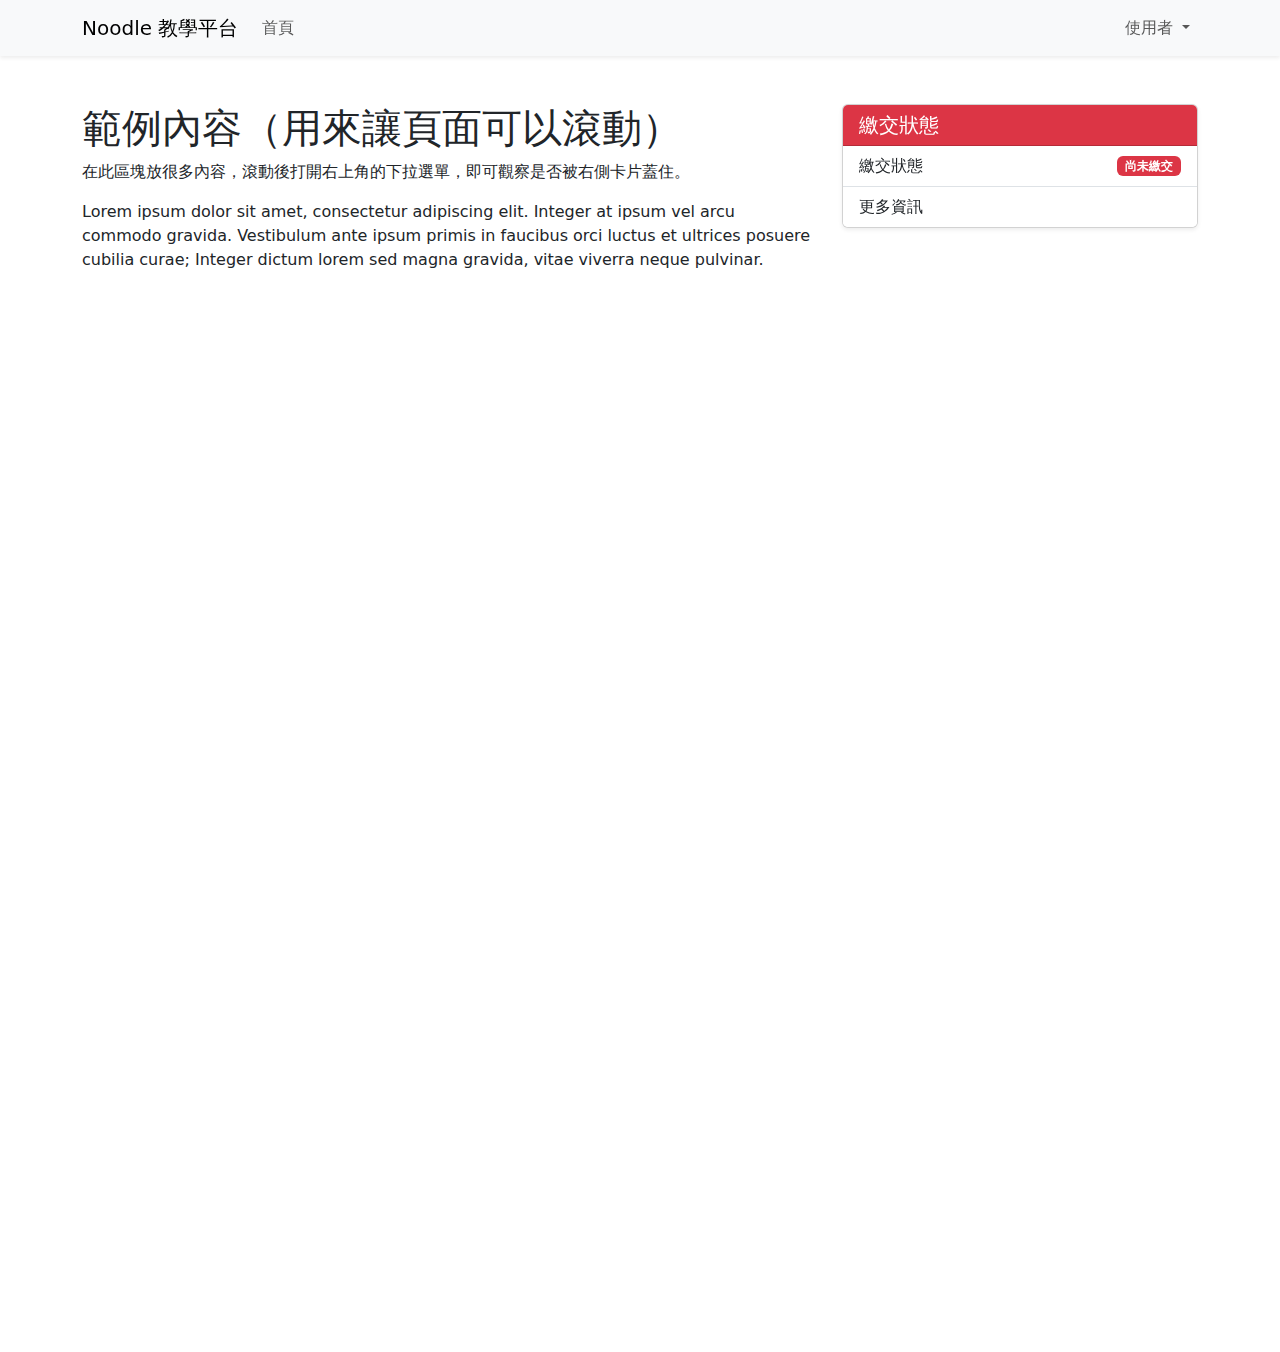
<file: 前端期中WebPage/overlap-issue.html>
<!DOCTYPE html>
<html lang="zh-Hant">
<head>
  <meta charset="utf-8">
  <meta name="viewport" content="width=device-width, initial-scale=1">
  <title>重現：Dropdown 被 Card 遮蓋（Issue Reproduction）</title>
  <link href="https://cdn.jsdelivr.net/npm/bootstrap@5.3.3/dist/css/bootstrap.min.css" rel="stylesheet">
  <style>
    /* 故意造成問題的本地覆寫：讓 dropdown z-index 很低，而 sticky card z-index 很高 */
    .dropdown-menu {
      z-index: 10; /* 較低，會被下方高 z-index 的元素覆蓋 */
    }

    aside .card.sticky-top {
      position: sticky; /* 保持 sticky */
      top: 80px;
      z-index: 2000; /* 很高，會蓋在 dropdown 之上 */
    }

    /* 讓範例頁面容易滾動並觀察重疊 */
    main { min-height: 1200px; }
  </style>
</head>
  <!-- site favicon (space in filename URL-encoded) -->
  <link rel="icon" href="image/noodle%20favicon.webp" type="image/webp">
  <link rel="shortcut icon" href="image/noodle%20favicon.webp" type="image/webp">
<body>

  <header class="navbar navbar-expand-lg navbar-light bg-light sticky-top shadow-sm">
    <div class="container">
      <a class="navbar-brand" href="#">Noodle 教學平台</a>
      <button class="navbar-toggler" type="button" data-bs-toggle="collapse" data-bs-target="#main-nav">
        <span class="navbar-toggler-icon"></span>
      </button>
      <div class="collapse navbar-collapse" id="main-nav">
        <ul class="navbar-nav me-auto">
          <li class="nav-item"><a class="nav-link" href="#">首頁</a></li>
        </ul>

        <ul class="navbar-nav">
          <li class="nav-item dropdown">
            <a class="nav-link dropdown-toggle" href="#" id="user-menu" role="button" data-bs-toggle="dropdown" aria-expanded="false">
              <i class="bi bi-person-circle"></i> 使用者
            </a>
            <ul class="dropdown-menu dropdown-menu-end" aria-labelledby="user-menu">
              <li><a class="dropdown-item" href="#">瀏覽個人資料</a></li>
              <li><a class="dropdown-item" href="#">成績</a></li>
              <li><hr class="dropdown-divider"></li>
              <li><a class="dropdown-item" href="#">登出</a></li>
            </ul>
          </li>
        </ul>
      </div>
    </div>
  </header>

  <main class="container my-5">
    <div class="row">
      <div class="col-lg-8">
        <h1>範例內容（用來讓頁面可以滾動）</h1>
        <p>在此區塊放很多內容，滾動後打開右上角的下拉選單，即可觀察是否被右側卡片蓋住。</p>
        <p>Lorem ipsum dolor sit amet, consectetur adipiscing elit. Integer at ipsum vel arcu commodo gravida. Vestibulum ante ipsum primis in faucibus orci luctus et ultrices posuere cubilia curae; Integer dictum lorem sed magna gravida, vitae viverra neque pulvinar.</p>
        <p style="height:900px"></p>
      </div>

      <aside class="col-lg-4">
        <div class="card sticky-top shadow-sm" style="top: 80px;">
          <div class="card-header bg-danger text-white">
            <h5 class="mb-0">繳交狀態</h5>
          </div>
          <ul class="list-group list-group-flush">
            <li class="list-group-item d-flex justify-content-between align-items-center">
              <span>繳交狀態</span>
              <span class="badge bg-danger">尚未繳交</span>
            </li>
            <li class="list-group-item">更多資訊</li>
          </ul>
        </div>
      </aside>
    </div>
  </main>

  <script src="https://cdn.jsdelivr.net/npm/bootstrap@5.3.3/dist/js/bootstrap.bundle.min.js"></script>
</body>
</html>
</file>
<file: style.css>
:root {
  --bg: #f7fbff;
  --card: #ffffff;
  --accent: #2b6cb0;
  --muted: #6b7280;
}

* {
  box-sizing: border-box;
}

body {
  font-family: -apple-system, BlinkMacSystemFont, 'Segoe UI', Roboto, 'Noto Sans TC', 'PingFang TC', 'Microsoft JhengHei', Arial, sans-serif;
  margin: 0;
  background: var(--bg);
  color: #0f172a;
}

.container {
  max-width: 1000px;
  margin: 0 auto;
  padding: 24px;
}

.site-header {
  background: linear-gradient(90deg, #e6f0fb, #ffffff);
  border-bottom: 1px solid rgba(0, 0, 0, 0.05);
}

.site-header h1 {
  margin: 0;
  padding: 28px 0 4px;
  font-size: 28px;
}

.subtitle {
  margin: 0 0 20px;
  color: var(--muted);
}

.grid {
  display: grid;
  grid-template-columns: repeat(auto-fill, minmax(220px, 1fr));
  gap: 18px;
  margin-top: 22px;
}

.week-card {
  display: flex;
  flex-direction: column;
  justify-content: center;
  align-items: flex-start;
  gap: 6px;
  padding: 18px;
  background: var(--card);
  border-radius: 12px;
  text-decoration: none;
  box-shadow: 0 6px 18px rgba(17, 24, 39, 0.06);
  transition: transform 0.16s ease, box-shadow 0.16s ease;
}

.week-card:hover {
  transform: translateY(-6px);
  box-shadow: 0 12px 30px rgba(17, 24, 39, 0.08);
}

.week-number {
  font-weight: 700;
  color: var(--accent);
  font-size: 14px;
}

.week-title {
  font-size: 18px;
  font-weight: 600;
  color: #071133;
}

.notes {
  margin-top: 28px;
  padding: 16px;
  background: rgba(43, 108, 176, 0.04);
  border-radius: 10px;
}

.notes h2 {
  margin: 0 0 8px;
}

.notes ul {
  margin: 0 0 0 18px;
  color: var(--muted);
}

.site-footer {
  padding: 18px 0;
  color: var(--muted);
  font-size: 14px;
  text-align: center;
}

@media (max-width: 520px) {
  .site-header h1 {
    font-size: 22px;
  }

  .week-card {
    padding: 14px;
  }
}
</file>
<file: 前端Week3作業-vegetable/style.css>
/* 全域設定 */
body {
  margin: 0;
  font-family: 'Noto Sans', Arial, sans-serif;
  background-color: #EDF2C5;
  color: #7D7D7D;
  font-size: 14px;
  font-weight: normal;
}

/* Container */
.container {
  max-width: 1000px; /* 960px + 40px padding */
  margin: 0 auto;
  background: #EDF2C5;
  padding: 0 20px;
  box-sizing: border-box;
}

/* Header */
header {
  display: flex;
  justify-content: space-between;
  align-items: center;
  padding: 15px 0;
}

header .logo {
  font-size: 44px;
  font-weight: bold;
  color: #778A50;
}

header .top-buttons a {
  margin-left: 10px;
  text-decoration: none;
  color: #778A50;
  background: #F7FBDA;
  padding: 5px 10px;
  border-radius: 3px;
  font-size: 14px;
  display: inline-block;
}

/* 純圖片按鈕樣式 */
header .top-buttons a:has(img) {
  background: none;
  padding: 0;
  border-radius: 0;
}

header .top-buttons a img {
  width: auto;
  height: 30px;
  vertical-align: middle;
}

/* 分隔符號 */
header .top-buttons .separator {
  color: #778A50;
  margin: 0 10px;
  font-size: 16px;
  vertical-align: middle;
}

/* Nav */
nav {
  background-color: #778A50;
  border-radius: 3px;
}

nav ul {
  margin: 0;
  padding: 0;
  list-style: none;
  display: flex;
  justify-content: center;
}

nav ul li {
  margin: 0;
}

nav ul li a {
  display: block;
  padding: 12px 20px;
  text-decoration: none;
  color: white;
  font-size: 16px;
  font-weight: bold;
  line-height: 150%;
}

nav ul li a:hover {
  background-color: rgba(119, 138, 80, 0.8);
}

/* Banner */
.banner {
    margin: 20px 0;
}

.banner img {
    width: 100%;
    height: 300px;
    display: block;
    object-fit: cover;
    object-position: center 30%;
    border-radius: 3px;
}

/* Main */
main {
  display: flex;
  justify-content: space-between;
  padding: 20px 0;
  gap: 20px;
}

/* 左邊 (Vegetables) */
.left {
  flex: 1;
}

.left h2 {
  background: #778A50;
  color: white;
  padding: 8px;
  margin-top: 0;
  font-size: 16px;
  font-weight: bold;
  line-height: 150%;
}

.veg-gallery {
  display: flex;
  justify-content: space-between;
  margin-top: 10px;
  padding-left: 8px;
  padding-right: 8px;
}

.veg-gallery img {
  width: 30%;
  height: auto;
  /* border: 2px solid #ccc;*/
}

/* 右邊 (Contact) */
.right {
  flex: 1;
}

.right h2 {
  background: #778A50;
  color: white;
  padding: 8px;
  margin-top: 0;
  font-size: 16px;
  font-weight: bold;
  line-height: 150%;
}

.right p {
  background: #F7FBDA;
  padding: 10px;
  font-size: 12px;
  line-height: 150%;
  color: #7D7D7D;
}

/* Footer */
footer {
  background: #778A50;
  text-align: center;
  color: white;
  padding: 15px;
  margin-top: 20px;
  width: 100%;
  font-size: 12px;
  line-height: 150%;
}
</file>
<file: 前端期中WebPage/css/style.css>
/* ===== Google Fonts: Noto Sans TC ===== */
@import url('https://fonts.googleapis.com/css2?family=Noto+Sans+TC:wght@400;500;700&display=swap');

/* ===== 全網站基礎設定 ===== */
body {
    font-family: 'Noto Sans TC', sans-serif;
    background-color: var(--bg-color, #f8f9fa); 
    color: var(--text-color, #212529);
    transition: background-color 0.3s ease, color 0.3s ease; /* 平滑切換效果 */
}

/* ===== Nav Bar ===== */
.navbar.sticky-top {
    z-index: 1040; /* 確保導覽列在最上層，高於其他 sticky 元素 */
}

.navbar-brand img {
    height: 40px;
}

.navbar-brand img {
    height: 40px;
}
.navbar-brand span {
    font-weight: 700;
}
.dropdown-toggle .bi-person-circle {
    transition: color 0.2s ease-in-out;
}
.dropdown-toggle:hover .bi-person-circle {
    color: var(--bs-primary);
}

/* ===== 課程卡片樣式 ===== */
.card {
    border: none;
    transition: transform 0.2s ease-in-out, box-shadow 0.2s ease-in-out;
    background-color: var(--surface-color, #ffffff); /* 使用 CSS 變數 */
}
.card:hover {
    transform: translateY(-5px);
    box-shadow: 0 0.5rem 1rem rgba(0, 0, 0, 0.1) !important;
}
.card-title {
    font-weight: 700;
}
.card-footer {
    background-color: transparent; /* 直接繼承 card 的背景色 */
    border-top: none;
}

/* ===== Footer ===== */
footer {
    padding-top: 2rem;
    padding-bottom: 2rem;
}

/* ===== 回到頂部按鈕 ===== */
#back-to-top-btn {
    position: fixed;
    right: 1rem;
    bottom: 1.25rem;
    width: 44px;
    height: 44px;
    display: flex;
    align-items: center;
    justify-content: center;
    border-radius: 50%;
    text-decoration: none;
    opacity: 0;
    visibility: hidden;
    transform: translateY(12px);
    transition: opacity 0.2s ease, transform 0.2s ease, visibility 0.2s;
    z-index: 9999;
    box-shadow: 0 4px 10px rgba(0,0,0,0.15);
    background: #343a40;
    color: #ffffff;
}
#back-to-top-btn.show {
    opacity: 1;
    visibility: visible;
    transform: translateY(0);
}

/* ===== 深色模式 (Dark Mode) ===== */
body.dark-mode {
    --bg-color: #0f1720;        /* 深色背景 */
    --surface-color: #1e1e1e;   /* 深色卡片/表面 */
    --text-color: #e6eef6;      /* 深色文字 */
    --muted-color: #9aa6b2;     /* 深色輔助文字 */
    --border-color: rgba(255, 255, 255, 0.1); /* 深色邊框 */
}

/* --- 深色模式下的通用元件覆寫 --- */
.dark-mode .bg-light,
.dark-mode .navbar {
    background-color: var(--surface-color) !important;
}
.dark-mode .navbar-brand span,
.dark-mode .navbar .nav-link,
.dark-mode .navbar .nav-item,
.dark-mode .card-title,
.dark-mode h1, .dark-mode h2, .dark-mode h3, .dark-mode h5, .dark-mode h6 {
    /* 導覽列文字會在深色模式使用「白色」 */
    color: #ffffff !important;
}
.dark-mode .card,
.dark-mode .list-group-item,
.dark-mode .modal-content,
.dark-mode .accordion-item {
    border-color: var(--border-color);
}
.dark-mode .list-group-item {
    background-color: var(--surface-color);
    color: var(--text-color); 
}
.dark-mode .text-muted {
    color: var(--muted-color) !important;
}
.dark-mode #back-to-top-btn {
    background: #e6eef6;
    color: #0f1720;
}

/* 首頁 hero h1 深色模式顯示為黑色（依使用者要求） */
.dark-mode .hero-section h1 {
    color: #000000 !important;
}

/* 若仍有元素被其他樣式覆蓋，強制 navbar link 的子元素（如 span/i）也為白 */
.dark-mode .navbar .nav-link span,
.dark-mode .navbar .nav-link i,
.dark-mode .navbar-brand span {
    color: #ffffff !important;
}

/* --- 深色模式：手風琴樣式 --- */
.dark-mode .accordion-button {
    background-color: var(--surface-color);
    color: var(--text-color);
}
.dark-mode .accordion-button:not(.collapsed) {
    background-color: var(--bs-primary); /* 展開時維持藍色 */
    color: #ffffff;
}
/* 修正：讓手風琴的箭頭圖示在深色模式下，不論展開或收合都是白色的 */
.dark-mode .accordion-button::after {
    background-image: url("data:image/svg+xml,%3csvg xmlns='http://www.w3.org/2000/svg' viewBox='0 0 16 16' fill='%23ffffff'%3e%3cpath fill-rule='evenodd' d='M1.646 4.646a.5.5 0 0 1 .708 0L8 10.293l5.646-5.647a.5.5 0 0 1 .708.708l-6 6a.5.5 0 0 1-.708 0l-6-6a.5.5 0 0 1 0-.708z'/%3e%3c/svg%3e");
}

/* --- 主題切換圖示 --- */
.theme-icon-active {
    color: var(--bs-primary);
}

/* ===== 額外深色模式覆寫（補強可視性） ===== */
/* breadcrumb 與連結提高對比 */
.dark-mode .breadcrumb a,
.dark-mode .breadcrumb-item a,
.dark-mode .breadcrumb-item {
    color: #9ec5ff !important; /* 較亮的藍色，易於辨識 */
}

.dark-mode .bg-white {
    background-color: var(--surface-color) !important; /* 避免白底在深色主題 */
}

.dark-mode a {
    color: #9ec5ff !important;
}

/* 調整卡片內部連結與文字顏色，增加可讀性 */
.dark-mode .card .card-body,
.dark-mode .card .card-footer {
    color: var(--text-color) !important;
}

/* 深色模式：使用者下拉選單（右上） */
.dark-mode .dropdown-menu {
    background-color: #111214 !important;
    color: var(--text-color) !important;
    border: 1px solid rgba(255,255,255,0.06) !important;
}
.dark-mode .dropdown-menu .dropdown-item {
    color: var(--text-color) !important;
}
.dark-mode .dropdown-menu .dropdown-item:hover,
.dark-mode .dropdown-menu .dropdown-item:focus {
    background-color: rgba(255,255,255,0.03) !important;
    color: var(--text-color) !important;
}
.dark-mode .dropdown-divider {
    border-top: 1px solid rgba(255,255,255,0.06) !important;
}
</file>
<file: 前端期中WebPage/css/assignment.css>
.file-upload-zone {
    border-style: dashed !important;
    border-color: #ced4da;
    transition: background-color 0.2s ease-in-out;
}

.file-upload-zone:hover {
    background-color: #e9ecef;
    border-color: #0d6efd;
}

/* --- 檔案上傳區塊 --- */
.file-upload-zone {
    position: relative;
    transition: background-color 0.2s ease-in-out, border-color 0.2s ease-in-out;
}

/* 當檔案被拖曳到區域上方的樣式 */
.file-upload-zone.drag-over {
    background-color: #e9ecef;
    border-color: #0d6efd !important; /* Bootstrap 主要藍色 */
}

/* --- 檔案列表樣式 --- */
#file-list-display {
    text-align: left;
}

.file-item {
    display: flex;
    align-items: center;
    padding: 0.5rem 1rem;
    background-color: #f8f9fa;
    border: 1px solid #dee2e6;
    border-radius: 0.25rem;
    margin-bottom: 0.5rem;
}

.dark-mode .file-item {
    background-color: #343a40;
    border-color: #495057;
}

.file-name {
    flex-grow: 1;
    white-space: nowrap;
    overflow: hidden;
    text-overflow: ellipsis;
}

.remove-file-btn {
    margin-left: 1rem;
    padding: 0.25rem 0.5rem;
    font-size: 0.8rem;
}
</file>
<file: 前端期中WebPage/css/course.css>
/* --- 課程title --- */
.assignment-header h1 {
    color: #343a40; 
}

/* --- 手風琴 --- */
.accordion-button {
    font-size: 1.1rem;
    font-weight: 500;
    transition: background-color 0.2s ease-in-out;
}

/* 手風琴按鈕 展開時樣式 */
.accordion-button:not(.collapsed) {
    color: #ffffff;
    background-color: var(--bs-primary); 
}

.accordion-button:not(.collapsed)::after {
    background-image: url("data:image/svg+xml,%3csvg xmlns='http://www.w3.org/2000/svg' viewBox='0 0 16 16' fill='%23ffffff'%3e%3cpath fill-rule='evenodd' d='M1.646 4.646a.5.5 0 0 1 .708 0L8 10.293l5.646-5.647a.5.5 0 0 1 .708.708l-6 6a.5.5 0 0 1-.708 0l-6-6a.5.5 0 0 1 0-.708z'/%3e%3c/svg%3e");
}

/* 滑鼠懸停在按鈕上時的樣式 */
.accordion-button:hover {
    background-color: #f0f2f5;
}

.accordion-button:focus {
    box-shadow: 0 0 0 0.25rem rgba(13, 110, 253, 0.25); /* 點下時的外框光暈 */
}

/* --- 手風琴內容 （列表） --- */
.accordion-body .list-group-item {
    border: none; 
    padding-left: 0;
    padding-right: 0;
}

.accordion-body .list-group-item a {
    color: #212529;
    font-weight: 500;
}

.accordion-body .list-group-item a:hover {
    color: var(--bs-primary);
    text-decoration: underline !important;
}


/* --- 右側邊欄 資訊卡片們 --- */
.card.sticky-top {
    border-radius: .5rem;
    border: 1px solid #dee2e6;
}

.card.sticky-top .card-header {
    font-weight: 700;
    background-color: #f8f9fa;
}

/* 深色模式：course 頁面側欄與手風琴覆寫 */
.dark-mode .card.sticky-top {
    background-color: var(--surface-color) !important;
    border-color: var(--border-color) !important;
}
.dark-mode .card.sticky-top .card-header {
    background-color: transparent !important;
    color: var(--text-color) !important;
}
.dark-mode .accordion-body .list-group-item a {
    color: var(--text-color) !important;
}

/* 強制覆寫手風琴展開內容與按鈕，在深色模式下不要顯示白色背景 */
.dark-mode .accordion .accordion-body,
.dark-mode .accordion .accordion-item,
.dark-mode .accordion .accordion-collapse,
.dark-mode .accordion .accordion-body .list-group-item {
    background-color: var(--surface-color) !important;
    color: var(--text-color) !important;
    border-color: var(--border-color) !important;
}

/* 未展開（.collapsed）與展開按鈕皆為白色文字，箭頭也強制為白色 */
.dark-mode .accordion-button,
.dark-mode .accordion-button.collapsed {
    color: #ffffff !important;
}
.dark-mode .accordion-button::after {
    background-image: url("data:image/svg+xml,%3csvg xmlns='http://www.w3.org/2000/svg' viewBox='0 0 16 16' fill='%23ffffff'%3e%3cpath fill-rule='evenodd' d='M1.646 4.646a.5.5 0 0 1 .708 0L8 10.293l5.646-5.647a.5.5 0 0 1 .708.708l-6 6a.5.5 0 0 1-.708 0l-6-6a.5.5 0 0 1 0-.708z'/%3e%3c/svg%3e");
}
</file>
